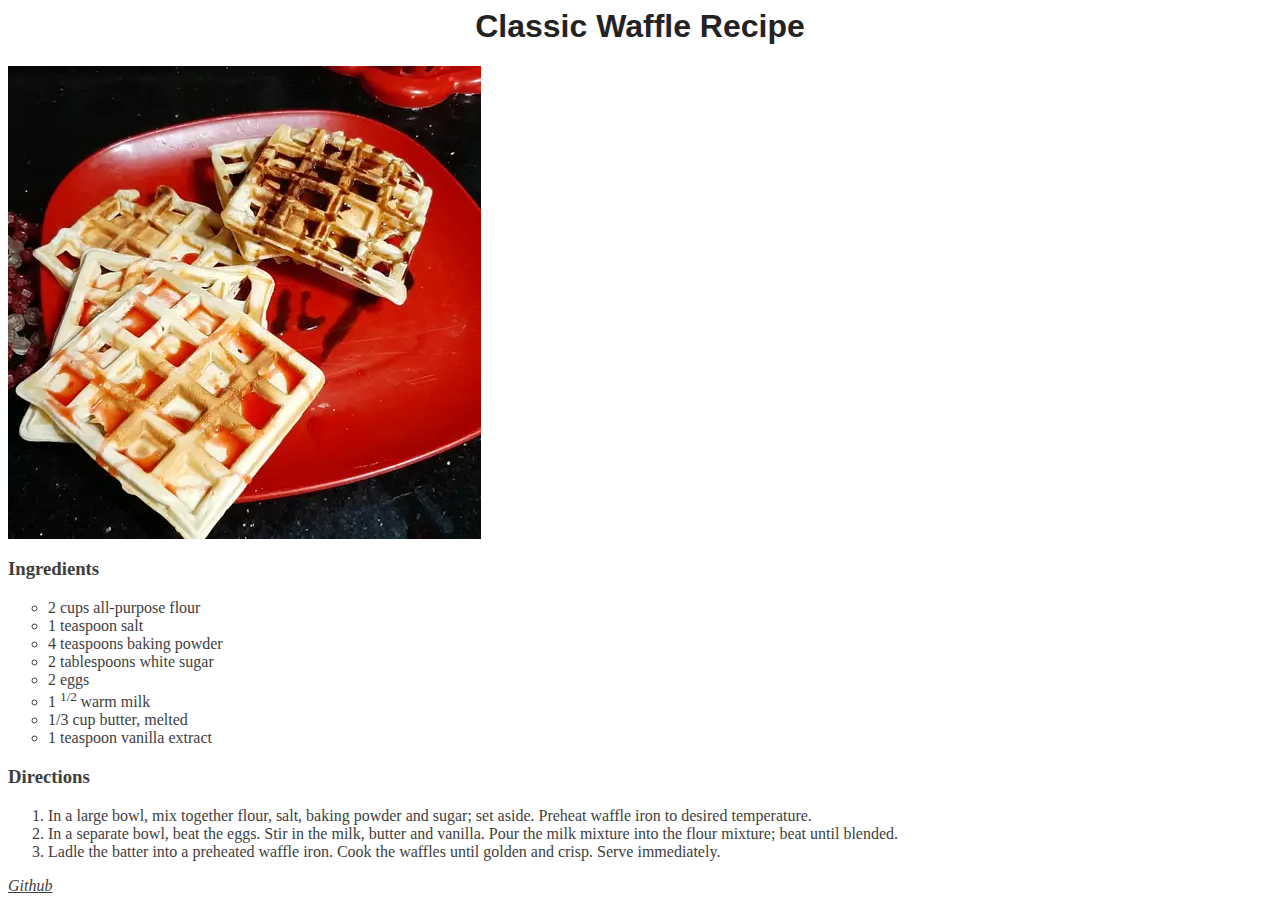
<file: recipes/classic-waffle.html>
<!DOCTYPE html lang="en">
<html>
  <head>
    <title>Classic Waffle Recipe
    </title>
<link rel="stylesheet" href="../assets/recipes.css">
  </head>
  <body>
    <h1>Classic Waffle Recipe
    </h1>
    <img src="../images/classic-waffle.webp" alt="Classic Waffle">
      <h3>Ingredients</h3>
      <ul id="ingredient" class="ingredient" type="circle">
        <li>2 cups all-purpose flour
        </li>
        <li>1 teaspoon salt
        </li>
        <li>4 teaspoons baking powder
        </li>
        <li>2 tablespoons white sugar
        </li>
        <li>2 eggs
        </li>
        <li>1
          <sup>1/2
          </sup> warm milk
        </li>
        <li>1/3 cup butter, melted
        </li>
        <li>1 teaspoon vanilla extract
        </li>
      </ul>
      <h3>Directions</h3>
     <ol id="direction" class="direction" type="1">
       <li>In a large bowl, mix together flour, salt, baking powder and sugar; set aside. Preheat waffle iron to desired temperature.</li>
         <li>In a separate bowl, beat the eggs. Stir in the milk, butter and vanilla. Pour the milk mixture into the flour mixture; beat until blended.</li>


           <li>Ladle the batter into a preheated waffle iron. Cook the waffles until golden and crisp. Serve immediately.</li>
     </ol>

      <address>
        <a href="github.com/nevin-riot">Github
        </a>
      </address>
  </body>
</html>
</file>
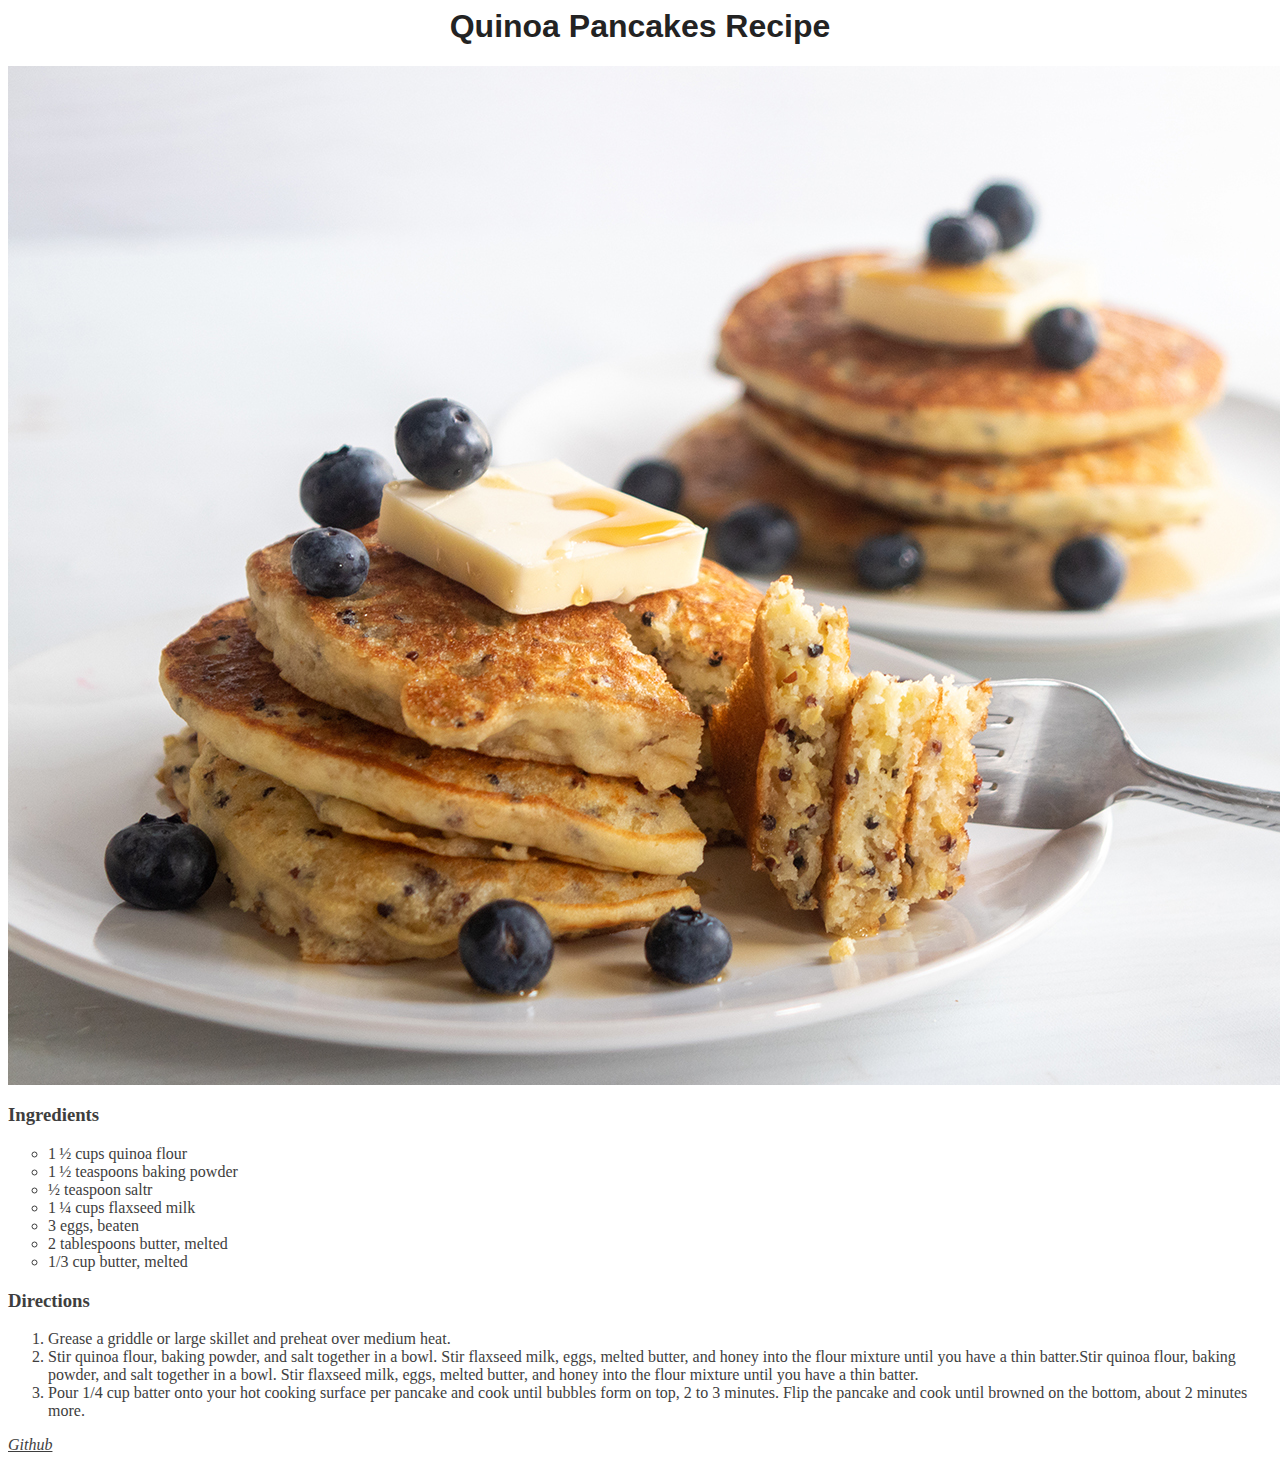
<file: recipes/quinoa-pancakes.html>
<!DOCTYPE html lang="en">
<html>
  <head>
    <title>Quinoa Pancakes
    </title>
<link rel="stylesheet" href="../assets/recipes.css">
  </head>
  <body>
    <h1>Quinoa Pancakes Recipe
    </h1>
    <img src="../images/quinoa-pancakes.jpeg" alt="Quinoa Pancakes">
    <h3>Ingredients
    </h3>
    <ul id="ingredient" class="ingredient" type="circle">
      <li>1 ½ cups quinoa flour
      </li>
      <li>1 ½ teaspoons baking powder
      </li>
      <li>½ teaspoon saltr
      </li>
      <li>1 ¼ cups flaxseed milk
      </li>
      <li>3 eggs, beaten
      </li>
      <li>2 tablespoons butter, melted
      </li>
      <li>1/3 cup butter, melted
      </li>
    </ul>
    <h3>Directions
    </h3>
    <ol id="direction" class="direction" type="1">
      <li>Grease a griddle or large skillet and preheat over medium heat.
      </li>
      <li>Stir quinoa flour, baking powder, and salt together in a bowl. Stir flaxseed milk, eggs, melted butter, and honey into the flour mixture until you have a thin batter.Stir quinoa flour, baking powder, and salt together in a bowl. Stir flaxseed milk, eggs, melted butter, and honey into the flour mixture until you have a thin batter.
      </li>
      <li>Pour 1/4 cup batter onto your hot cooking surface per pancake and cook until bubbles form on top, 2 to 3 minutes. Flip the pancake and cook until browned on the bottom, about 2 minutes more.
      </li>
    </ol>

    <address>
      <a href="github.com/nevin-riot">Github
      </a>
    </address>
  </body>
</html>
</file>
<file: assets/recipes.css>
*{
    color: #3E3E3E;
}
h1{
    color: #232323;
    text-align: center;
    font-family:  "Verdana", sans-serif;
}
</file>
